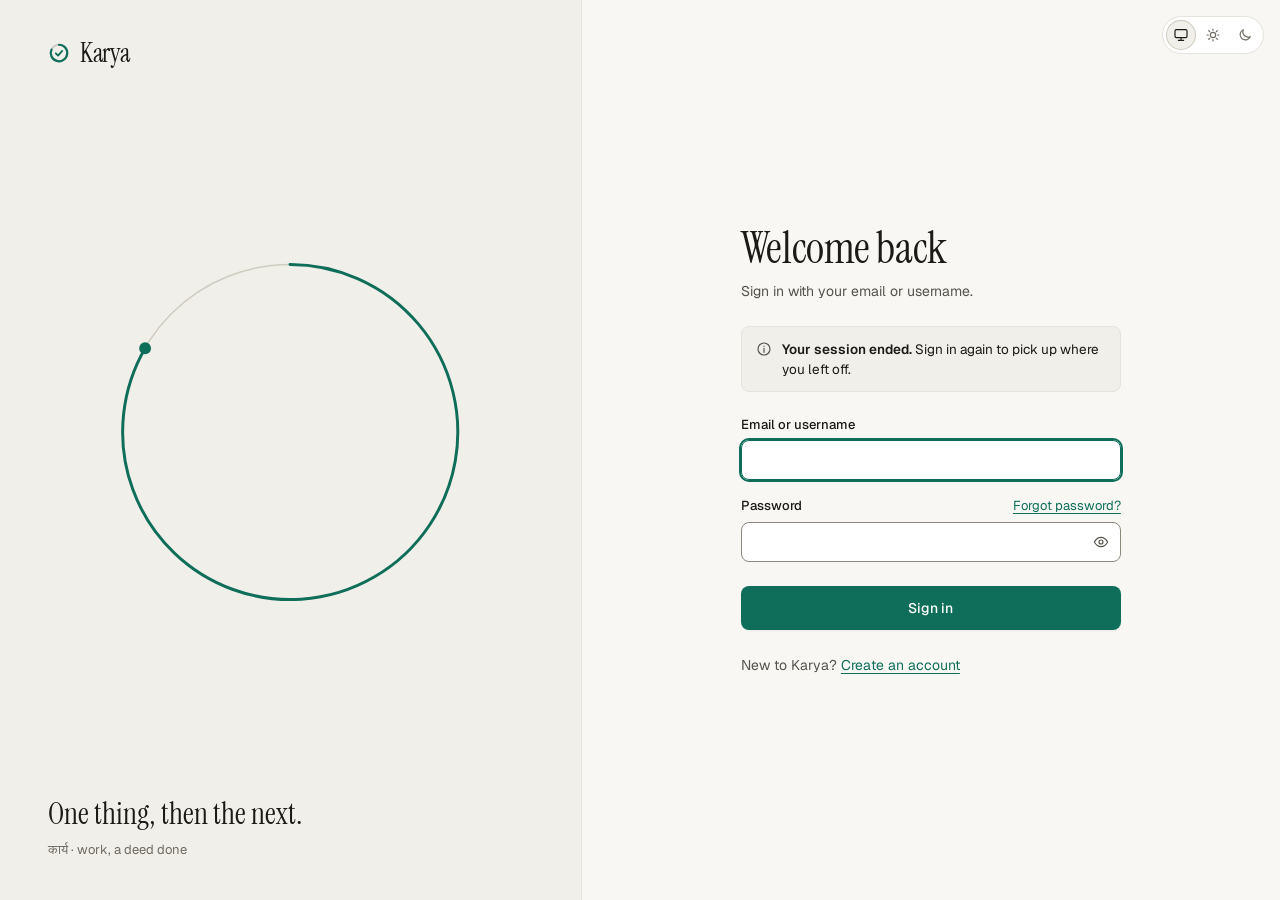
<file: frontend/index.html>
<!doctype html>
<html lang="en">
<head>
<meta charset="utf-8">
<meta name="viewport" content="width=device-width, initial-scale=1">
<title>Tasks · Karya</title>
<script src="js/theme-init.js"></script>
<link rel="preconnect" href="https://fonts.googleapis.com">
<link href="https://fonts.googleapis.com/css2?family=Geist:wght@400;500;600&family=Instrument+Serif&display=swap" rel="stylesheet">
<link rel="stylesheet" href="css/tokens.css">
<link rel="stylesheet" href="css/components.css">
<link rel="stylesheet" href="css/pages.css">
</head>
<body class="has-fab">
<a class="skip" href="#list-area">Skip to tasks</a>
<div class="app">
  <header class="appbar">
    <a class="brand" href="index.html" aria-label="Karya home"><svg viewBox="0 0 24 24" fill="none" aria-hidden="true"><circle cx="12" cy="12" r="9" stroke="currentColor" stroke-opacity=".18" stroke-width="2"/><path d="M12 3a9 9 0 1 1-8.2 5.3" stroke="var(--accent)" stroke-width="2.4" stroke-linecap="round"/><path d="M8.5 12.3l2.5 2.5 4.5-5" stroke="var(--accent)" stroke-width="2" stroke-linecap="round" stroke-linejoin="round"/></svg>Karya</a>
    <div class="acct-menu">
      <button class="acct" id="acctBtn" aria-haspopup="menu" aria-expanded="false" aria-label="Account menu">
        <span class="avatar"><svg class="i" viewBox="0 0 24 24" aria-hidden="true"><circle cx="12" cy="8" r="4"/><path d="M4 21c0-4 4-6 8-6s8 2 8 6"/></svg></span>
        <span class="acct-name" id="acctName"></span>
        <svg class="i i-chev" viewBox="0 0 24 24" aria-hidden="true"><path d="m6 9 6 6 6-6"/></svg>
      </button>
      <div class="popover" id="acctPop" role="menu" hidden>
        <p class="menu-label" id="themeLbl">Theme</p>
        <div id="themeItems" role="group" aria-labelledby="themeLbl"></div>
        <div class="menu-sep"></div>
        <button class="menu-item" role="menuitem" id="openAccount"><svg class="i" viewBox="0 0 24 24" aria-hidden="true"><circle cx="12" cy="8" r="4"/><path d="M4 21c0-4 4-6 8-6s8 2 8 6"/></svg>Account</button>
        <div class="menu-sep"></div>
        <button class="menu-item" role="menuitem" id="signOut"><svg class="i" viewBox="0 0 24 24" aria-hidden="true"><path d="M9 4H5v16h4M16 8l4 4-4 4M20 12H9"/></svg>Sign out</button>
      </div>
    </div>
  </header>

  <main class="wrap" id="main">
    <div class="page-head">
      <div>
        <p class="eyebrow" id="today"></p>
        <h1 class="t-h1">Tasks</h1>
        <p class="summary" id="summary" aria-live="polite"></p>
      </div>
      <button class="btn btn-primary btn-new" id="newBtn" type="button"><svg class="i" viewBox="0 0 24 24" aria-hidden="true"><path d="M12 5v14M5 12h14"/></svg>New task</button>
    </div>

    <div class="toolbar" role="search">
      <div class="search">
        <svg class="i" viewBox="0 0 24 24" aria-hidden="true"><circle cx="11" cy="11" r="7"/><path d="m20 20-3.5-3.5"/></svg>
        <label class="sr-only" for="q">Search task titles</label>
        <input id="q" class="input" type="search" placeholder="Search task titles" autocomplete="off">
        <button class="btn btn-ghost btn-icon input-end" id="clearQ" type="button" aria-label="Clear search" hidden><svg class="i" viewBox="0 0 24 24" aria-hidden="true"><path d="M6 6l12 12M18 6L6 18"/></svg></button>
      </div>
      <div class="menu">
        <button class="btn btn-secondary" id="sortBtn" type="button" aria-haspopup="menu" aria-expanded="false"><span class="faint">Sort</span> <span id="sortLabel">Newest first</span><svg class="i" viewBox="0 0 24 24" aria-hidden="true"><path d="m6 9 6 6 6-6"/></svg></button>
        <div class="popover" id="sortPop" role="menu" hidden>
          <p class="menu-label">Created</p>
          <button class="menu-item" role="menuitemradio" aria-checked="true" data-sort="newest">Newest first<svg class="i tick" viewBox="0 0 24 24" aria-hidden="true"><path d="M5 12.5l4.5 4.5L19 7.5"/></svg></button>
          <button class="menu-item" role="menuitemradio" aria-checked="false" data-sort="oldest">Oldest first<svg class="i tick" viewBox="0 0 24 24" aria-hidden="true"><path d="M5 12.5l4.5 4.5L19 7.5"/></svg></button>
          <div class="menu-sep"></div>
          <p class="menu-label">Priority</p>
          <button class="menu-item" role="menuitemradio" aria-checked="false" data-sort="urgent">Most urgent first<svg class="i tick" viewBox="0 0 24 24" aria-hidden="true"><path d="M5 12.5l4.5 4.5L19 7.5"/></svg></button>
          <button class="menu-item" role="menuitemradio" aria-checked="false" data-sort="least">Least urgent first<svg class="i tick" viewBox="0 0 24 24" aria-hidden="true"><path d="M5 12.5l4.5 4.5L19 7.5"/></svg></button>
        </div>
      </div>
    </div>

    <div class="filters">
      <div class="seg" role="radiogroup" aria-label="Status" id="statusSeg">
        <label><input type="radio" name="status" value="all" checked><span>All</span></label>
        <label><input type="radio" name="status" value="open"><span>Open</span></label>
        <label><input type="radio" name="status" value="done"><span>Done</span></label>
      </div>
      <span class="lbl" id="prio-l">Priority</span>
      <div class="chips" role="group" aria-labelledby="prio-l" id="prioChips">
        <button class="chip" type="button" data-prio="" aria-pressed="true">All</button>
        <button class="chip" type="button" data-prio="urgent" aria-pressed="false"><span class="bars b3" aria-hidden="true"><i></i><i></i><i></i></span>Urgent</button>
        <button class="chip" type="button" data-prio="important" aria-pressed="false"><span class="bars b2" aria-hidden="true"><i></i><i></i><i></i></span>Important</button>
        <button class="chip" type="button" data-prio="normal" aria-pressed="false"><span class="bars b1" aria-hidden="true"><i></i><i></i><i></i></span>Normal</button>
      </div>
    </div>

    <div class="list-area" id="list-area" tabindex="-1"></div>

    <nav class="pager" aria-label="Pagination" id="pager" hidden>
      <span class="num" id="range"></span>
      <div class="btns">
        <button class="btn btn-secondary btn-sm" id="prev" type="button"><svg class="i" viewBox="0 0 24 24" aria-hidden="true"><path d="m15 6-6 6 6 6"/></svg>Previous</button>
        <button class="btn btn-secondary btn-sm" id="next" type="button">Next<svg class="i" viewBox="0 0 24 24" aria-hidden="true"><path d="m9 6 6 6-6 6"/></svg></button>
      </div>
    </nav>
  </main>
  <button class="btn btn-primary fab" id="fab" type="button"><svg class="i" viewBox="0 0 24 24" aria-hidden="true"><path d="M12 5v14M5 12h14"/></svg>New task</button>
</div>
<p class="sr-status" id="srStatus" role="status" aria-live="polite"></p>

<!-- create / edit -->
<dialog class="dialog" id="taskDialog" aria-labelledby="taskTitle">
  <div class="grab"></div>
  <div class="dialog-head"><h2 class="dialog-title" id="taskTitle">New task</h2><button class="btn btn-ghost btn-icon" type="button" id="taskClose" aria-label="Close"><svg class="i" viewBox="0 0 24 24" aria-hidden="true"><path d="M6 6l12 12M18 6L6 18"/></svg></button></div>
  <form class="dialog-body" id="taskForm" novalidate>
    <div id="taskBanner"></div>
    <div class="field"><label class="label" for="tTitle">Title</label><input id="tTitle" class="input" type="text" placeholder="What needs doing?" autocomplete="off"></div>
    <div class="field"><label class="label" for="tDesc">Description <span class="opt">optional</span></label><textarea id="tDesc" class="textarea" placeholder="Add detail, links or context"></textarea></div>
    <div class="field"><span class="label" id="tPrioL">Priority</span>
      <div class="seg seg-block" role="radiogroup" aria-labelledby="tPrioL">
        <label><input type="radio" name="priority" value="normal" checked><span><span class="bars b1" aria-hidden="true"><i></i><i></i><i></i></span>Normal</span></label>
        <label><input type="radio" name="priority" value="important"><span><span class="bars b2" aria-hidden="true"><i></i><i></i><i></i></span>Important</span></label>
        <label><input type="radio" name="priority" value="urgent"><span><span class="bars b3" aria-hidden="true"><i></i><i></i><i></i></span>Urgent</span></label>
      </div></div>
    <div style="display: flex; align-items: flex-end; justify-content: space-between; gap: 16px; flex-wrap: wrap">
      <div class="field" style="width: 220px; max-width: 100%"><label class="label" for="tDue">Due date <span class="opt">optional</span></label><input id="tDue" class="input num" type="date"></div>
      <label id="tDoneWrap" style="display: flex; align-items: center; gap: 10px; min-height: 40px; font-size: 14px; cursor: pointer" hidden><span class="check"><input class="check-input" type="checkbox" id="tDone"><span class="check-box"><svg viewBox="0 0 24 24"><path d="M5 12.5l4.5 4.5L19 7.5" pathLength="16"/></svg></span></span>Completed</label>
    </div>
  </form>
  <div class="dialog-foot">
    <button class="btn btn-danger-ghost left" type="button" id="tDelete" hidden><svg class="i" viewBox="0 0 24 24" aria-hidden="true"><path d="M4 7h16M10 11v6M14 11v6M6 7l1 13h10l1-13M9 7V4h6v3"/></svg>Delete</button>
    <button class="btn btn-secondary" type="button" id="tCancel">Cancel</button>
    <button class="btn btn-primary" type="submit" id="tSave" form="taskForm">Create task</button>
  </div>
</dialog>

<!-- delete confirmation -->
<dialog class="dialog dialog-sm" id="delDialog" aria-labelledby="delTitle" aria-describedby="delMsg">
  <div class="grab"></div>
  <div class="dialog-head"><h2 class="dialog-title" id="delTitle">Delete this task?</h2></div>
  <div class="dialog-body"><div id="delBanner"></div><p class="muted" id="delMsg"></p></div>
  <div class="dialog-foot"><button class="btn btn-secondary" type="button" id="delCancel" autofocus>Cancel</button><button class="btn btn-danger" type="button" id="delConfirm">Delete task</button></div>
</dialog>

<!-- account -->
<dialog class="drawer" id="acctDrawer" aria-labelledby="acTitle">
  <div style="display: flex; flex-direction: column; width: 100%; height: 100%">
    <div class="drawer-head">
      <h2 class="dialog-title" id="acTitle">Account</h2>
      <button class="btn btn-ghost btn-icon" type="button" id="acClose" aria-label="Close account panel"><svg class="i" viewBox="0 0 24 24" aria-hidden="true"><path d="M6 6l12 12M18 6L6 18"/></svg></button>
    </div>
    <div class="drawer-body">
      <div style="display: flex; align-items: center; gap: 14px">
        <span class="avatar" style="width: 52px; height: 52px"><svg class="i i-lg" viewBox="0 0 24 24" aria-hidden="true"><circle cx="12" cy="8" r="4"/><path d="M4 21c0-4 4-6 8-6s8 2 8 6"/></svg></span>
        <div class="acct-id"><p class="acct-user" id="acUser"></p><p class="acct-mail" id="acMail"></p></div>
      </div>
    </div>
    <div class="drawer-foot"><button class="btn btn-secondary btn-block" type="button" id="acSignOut"><svg class="i" viewBox="0 0 24 24" aria-hidden="true"><path d="M9 4H5v16h4M16 8l4 4-4 4M20 12H9"/></svg>Sign out</button></div>
  </div>
</dialog>

<script type="module" src="js/tasks.js"></script>
</body>
</html>
</file>
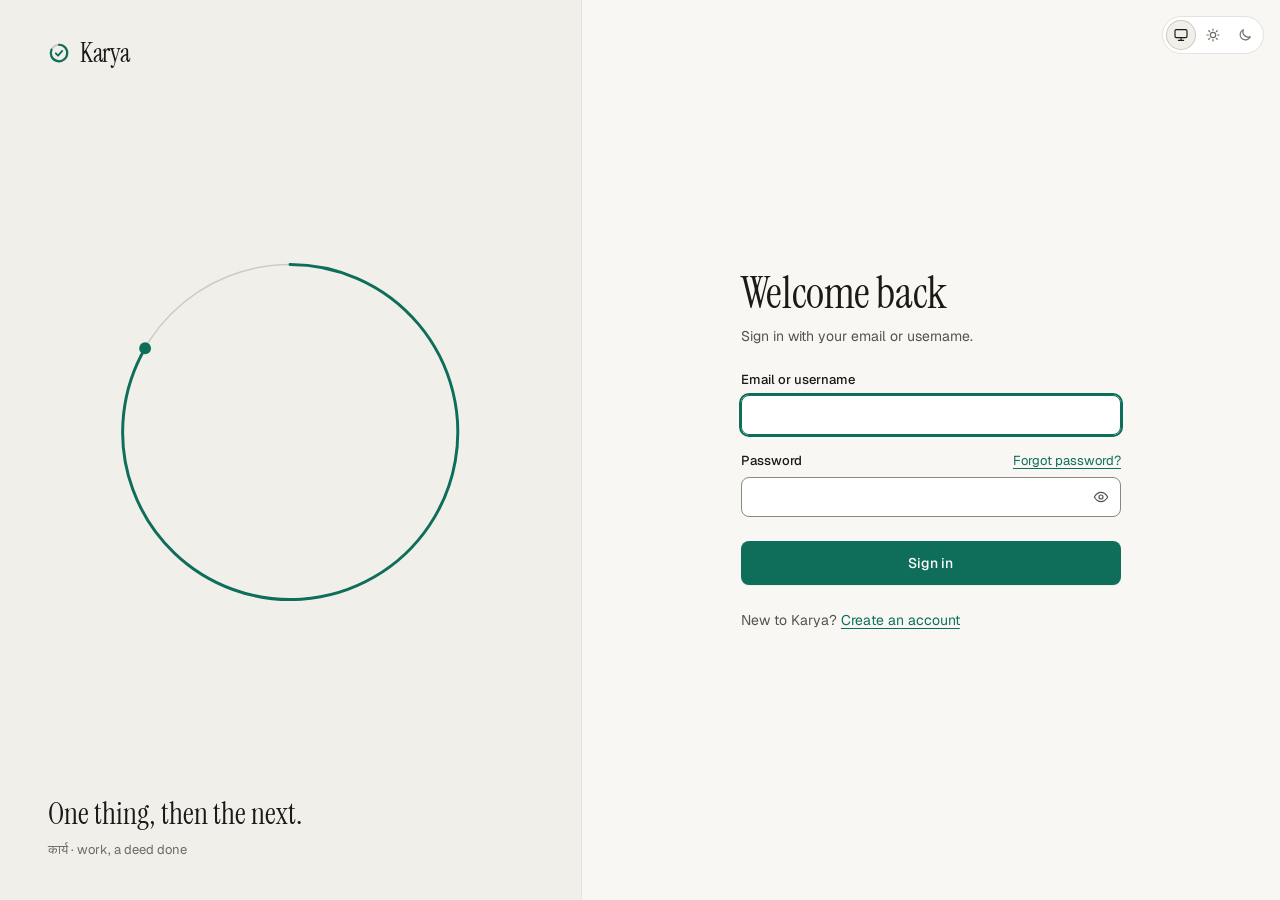
<file: frontend/login.html>
<!doctype html>
<html lang="en">
<head>
<meta charset="utf-8">
<meta name="viewport" content="width=device-width, initial-scale=1">
<title>Sign in · Karya</title>
<script src="js/theme-init.js"></script>
<link rel="preconnect" href="https://fonts.googleapis.com">
<link href="https://fonts.googleapis.com/css2?family=Geist:wght@400;500;600&family=Instrument+Serif&display=swap" rel="stylesheet">
<link rel="stylesheet" href="css/tokens.css">
<link rel="stylesheet" href="css/components.css">
<link rel="stylesheet" href="css/pages.css">
</head>
<body>
<div class="auth">
  <aside class="auth-aside">
    <a class="brand" href="login.html" aria-label="Karya"><svg viewBox="0 0 24 24" fill="none" aria-hidden="true"><circle cx="12" cy="12" r="9" stroke="currentColor" stroke-opacity=".18" stroke-width="2"/><path d="M12 3a9 9 0 1 1-8.2 5.3" stroke="var(--accent)" stroke-width="2.4" stroke-linecap="round"/><path d="M8.5 12.3l2.5 2.5 4.5-5" stroke="var(--accent)" stroke-width="2" stroke-linecap="round" stroke-linejoin="round"/></svg>Karya</a>
    <svg class="art" viewBox="0 0 420 420" fill="none" aria-hidden="true"><circle cx="210" cy="210" r="170" stroke="var(--line-strong)" stroke-width="1.5"/><path d="M210 40a170 170 0 1 1-147 85" stroke="var(--accent)" stroke-width="3" stroke-linecap="round"/><circle cx="63" cy="125" r="6" fill="var(--accent)"/></svg>
    <p class="cap">One thing, then the next.<small>कार्य · work, a deed done</small></p>
  </aside>
  <main class="auth-main">
    <div class="theme-slot" data-theme-slot></div>
    <div class="auth-card">
      <div class="auth-head">
        <a class="brand m-brand" href="login.html">Karya</a>
        <h1 class="t-display">Welcome back</h1>
        <p class="muted">Sign in with your email or username.</p>
      </div>
      <div id="banner"></div>
      <form id="form" novalidate>
        <div class="field"><label class="label" for="identifier">Email or username</label><input id="identifier" class="input" type="text" autocomplete="username" maxlength="255" autofocus></div>
        <div class="field">
          <div class="label-row"><label class="label" for="password">Password</label><a class="t-small" href="reset.html" id="forgot">Forgot password?</a></div>
          <div class="input-wrap">
            <input id="password" class="input" type="password" autocomplete="current-password" maxlength="128">
            <button type="button" id="toggle" class="btn btn-ghost btn-icon input-end" aria-label="Show password"></button>
          </div>
        </div>
        <button type="submit" id="submit" class="btn btn-primary btn-lg btn-block" style="margin-top: 8px">Sign in</button>
      </form>
      <p class="auth-foot">New to Karya? <a href="register.html">Create an account</a></p>
    </div>
  </main>
</div>
<script type="module" src="js/login.js"></script>
</body>
</html>
</file>
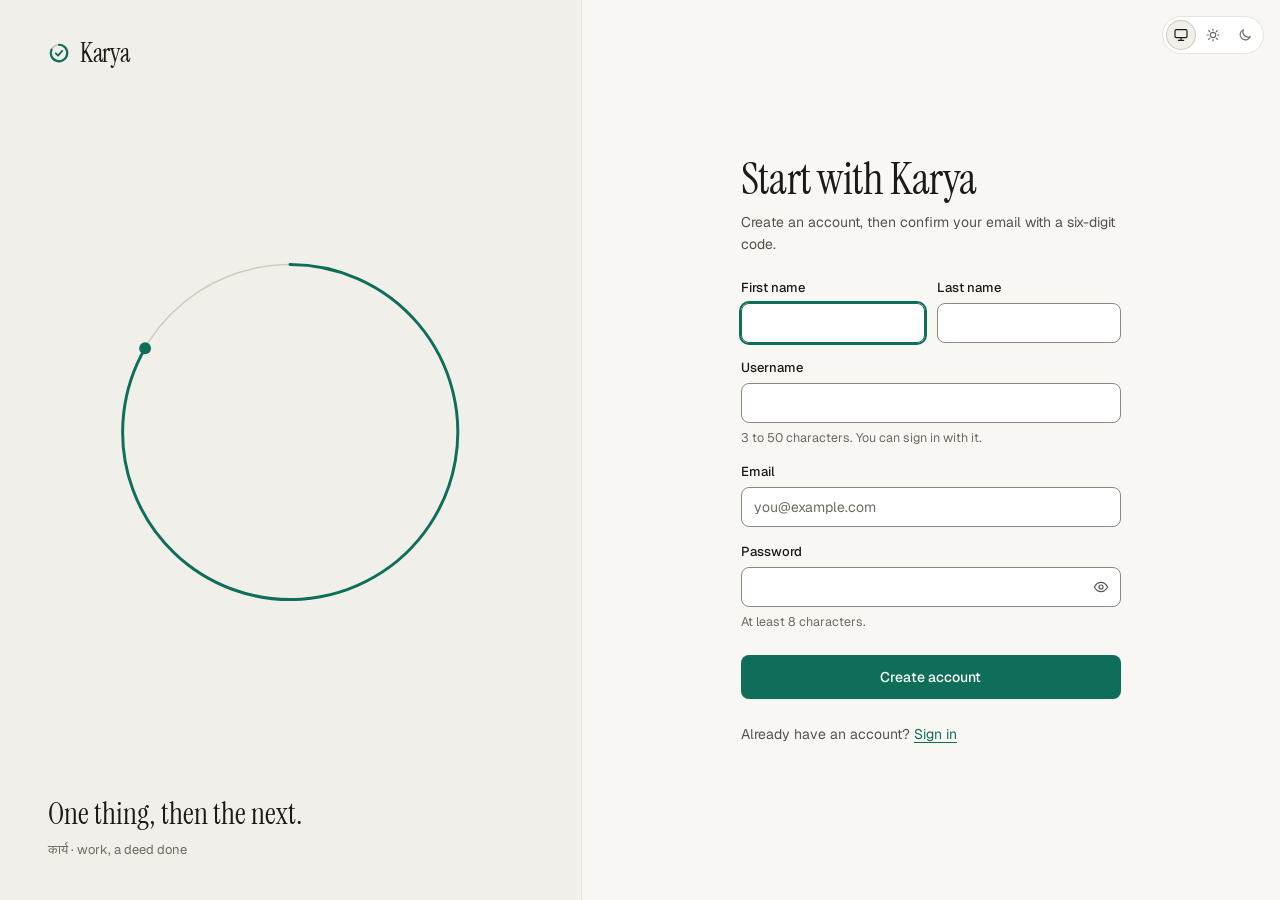
<file: frontend/register.html>
<!doctype html>
<html lang="en">
<head>
<meta charset="utf-8">
<meta name="viewport" content="width=device-width, initial-scale=1">
<title>Create account · Karya</title>
<script src="js/theme-init.js"></script>
<link rel="preconnect" href="https://fonts.googleapis.com">
<link href="https://fonts.googleapis.com/css2?family=Geist:wght@400;500;600&family=Instrument+Serif&display=swap" rel="stylesheet">
<link rel="stylesheet" href="css/tokens.css">
<link rel="stylesheet" href="css/components.css">
<link rel="stylesheet" href="css/pages.css">
</head>
<body>
<div class="auth">
  <aside class="auth-aside">
    <a class="brand" href="login.html" aria-label="Karya"><svg viewBox="0 0 24 24" fill="none" aria-hidden="true"><circle cx="12" cy="12" r="9" stroke="currentColor" stroke-opacity=".18" stroke-width="2"/><path d="M12 3a9 9 0 1 1-8.2 5.3" stroke="var(--accent)" stroke-width="2.4" stroke-linecap="round"/><path d="M8.5 12.3l2.5 2.5 4.5-5" stroke="var(--accent)" stroke-width="2" stroke-linecap="round" stroke-linejoin="round"/></svg>Karya</a>
    <svg class="art" viewBox="0 0 420 420" fill="none" aria-hidden="true"><circle cx="210" cy="210" r="170" stroke="var(--line-strong)" stroke-width="1.5"/><path d="M210 40a170 170 0 1 1-147 85" stroke="var(--accent)" stroke-width="3" stroke-linecap="round"/><circle cx="63" cy="125" r="6" fill="var(--accent)"/></svg>
    <p class="cap">One thing, then the next.<small>कार्य · work, a deed done</small></p>
  </aside>
  <main class="auth-main">
    <div class="theme-slot" data-theme-slot></div>
    <div class="auth-card">
      <div class="auth-head">
        <a class="brand m-brand" href="login.html">Karya</a>
        <h1 class="t-display">Start with Karya</h1>
        <p class="muted">Create an account, then confirm your email with a six-digit code.</p>
      </div>
      <div id="banner"></div>
      <form id="form" novalidate>
        <div class="grid-2">
          <div class="field"><label class="label" for="first_name">First name</label><input id="first_name" class="input" type="text" autocomplete="given-name" maxlength="100" autofocus></div>
          <div class="field"><label class="label" for="last_name">Last name</label><input id="last_name" class="input" type="text" autocomplete="family-name" maxlength="100"></div>
        </div>
        <div class="field">
          <label class="label" for="username">Username</label>
          <input id="username" class="input" type="text" autocomplete="username" maxlength="50" aria-describedby="username-h">
          <p class="hint" id="username-h">3 to 50 characters. You can sign in with it.</p>
        </div>
        <div class="field"><label class="label" for="email">Email</label><input id="email" class="input" type="email" autocomplete="email" placeholder="you@example.com" maxlength="255"></div>
        <div class="field">
          <label class="label" for="password">Password</label>
          <div class="input-wrap">
            <input id="password" class="input" type="password" autocomplete="new-password" maxlength="128" aria-describedby="password-h">
            <button type="button" id="toggle" class="btn btn-ghost btn-icon input-end" aria-label="Show password"></button>
          </div>
          <p class="hint" id="password-h">At least 8 characters.</p>
        </div>
        <button type="submit" id="submit" class="btn btn-primary btn-lg btn-block" style="margin-top: 8px">Create account</button>
      </form>
      <p class="auth-foot">Already have an account? <a href="login.html">Sign in</a></p>
    </div>
  </main>
</div>
<script type="module" src="js/register.js"></script>
</body>
</html>
</file>
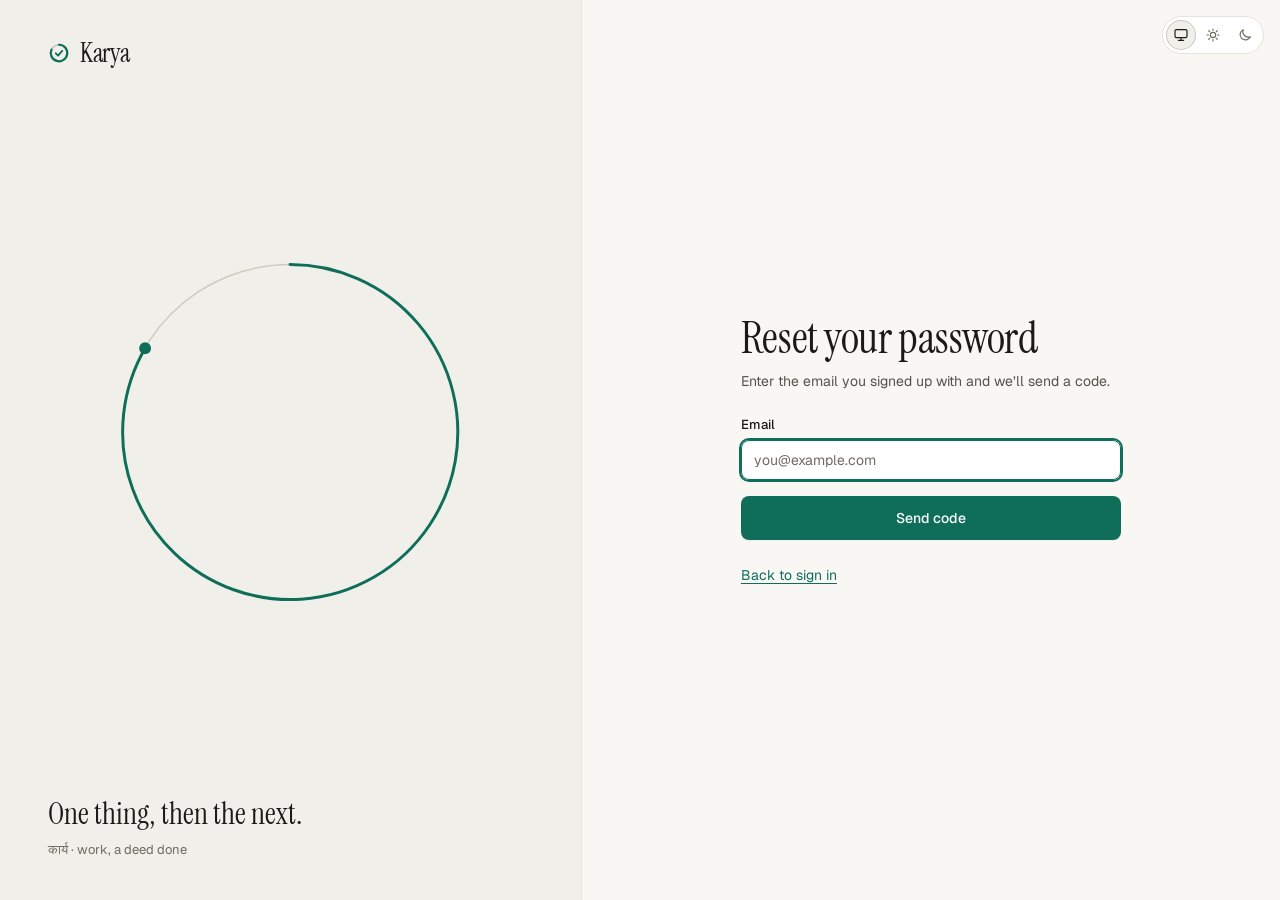
<file: frontend/reset.html>
<!doctype html>
<html lang="en">
<head>
<meta charset="utf-8">
<meta name="viewport" content="width=device-width, initial-scale=1">
<title>Reset password · Karya</title>
<script src="js/theme-init.js"></script>
<link rel="preconnect" href="https://fonts.googleapis.com">
<link href="https://fonts.googleapis.com/css2?family=Geist:wght@400;500;600&family=Instrument+Serif&display=swap" rel="stylesheet">
<link rel="stylesheet" href="css/tokens.css">
<link rel="stylesheet" href="css/components.css">
<link rel="stylesheet" href="css/pages.css">
</head>
<body>
<div class="auth">
  <aside class="auth-aside">
    <a class="brand" href="login.html" aria-label="Karya"><svg viewBox="0 0 24 24" fill="none" aria-hidden="true"><circle cx="12" cy="12" r="9" stroke="currentColor" stroke-opacity=".18" stroke-width="2"/><path d="M12 3a9 9 0 1 1-8.2 5.3" stroke="var(--accent)" stroke-width="2.4" stroke-linecap="round"/><path d="M8.5 12.3l2.5 2.5 4.5-5" stroke="var(--accent)" stroke-width="2" stroke-linecap="round" stroke-linejoin="round"/></svg>Karya</a>
    <svg class="art" viewBox="0 0 420 420" fill="none" aria-hidden="true"><circle cx="210" cy="210" r="170" stroke="var(--line-strong)" stroke-width="1.5"/><path d="M210 40a170 170 0 1 1-147 85" stroke="var(--accent)" stroke-width="3" stroke-linecap="round"/><circle cx="63" cy="125" r="6" fill="var(--accent)"/></svg>
    <p class="cap">One thing, then the next.<small>कार्य · work, a deed done</small></p>
  </aside>
  <main class="auth-main">
    <div class="theme-slot" data-theme-slot></div>
    <div class="auth-card">
      <div class="auth-head">
        <a class="brand m-brand" href="login.html">Karya</a>
        <h1 class="t-display" id="title">Reset your password</h1>
        <p class="muted" id="lede">Enter the email you signed up with and we’ll send a code.</p>
      </div>
      <div id="banner"></div>

      <form id="emailForm" novalidate>
        <div class="field"><label class="label" for="email">Email</label><input id="email" class="input" type="email" autocomplete="email" placeholder="you@example.com" maxlength="255" autofocus></div>
        <button type="submit" id="emailSubmit" class="btn btn-primary btn-lg btn-block">Send code</button>
      </form>

      <form id="codeForm" novalidate hidden style="gap: 20px">
        <fieldset class="otp-set">
          <legend class="label" style="padding: 0; margin-bottom: 8px">Reset code</legend>
          <div class="otp" id="otp">
            <input class="otp-cell" inputmode="numeric" autocomplete="one-time-code" aria-label="Digit 1">
            <input class="otp-cell" inputmode="numeric" aria-label="Digit 2">
            <input class="otp-cell" inputmode="numeric" aria-label="Digit 3">
            <input class="otp-cell" inputmode="numeric" aria-label="Digit 4">
            <input class="otp-cell" inputmode="numeric" aria-label="Digit 5">
            <input class="otp-cell" inputmode="numeric" aria-label="Digit 6">
          </div>
          <div id="cellErr" aria-live="assertive"></div>
        </fieldset>
        <button type="submit" id="primary" class="btn btn-primary btn-lg btn-block" aria-disabled="true">Continue</button>
      </form>

      <form id="pwForm" novalidate hidden>
        <div class="field">
          <label class="label" for="newPw">New password</label>
          <div class="input-wrap">
            <input id="newPw" class="input" type="password" autocomplete="new-password" maxlength="128">
            <button type="button" id="toggle" class="btn btn-ghost btn-icon input-end" aria-label="Show password"></button>
          </div>
          <p class="hint">At least 8 characters.</p>
        </div>
        <button type="submit" id="pwSubmit" class="btn btn-primary btn-lg btn-block">Update password</button>
      </form>

      <div class="resend" id="foot" hidden>
        <div id="limitNote"></div>
        <p class="t-small muted" id="resendLine">Didn’t get it? <button type="button" id="resendBtn" class="link-btn">Resend code</button><span id="resendWait" hidden> in <span class="num" id="resendTime" style="color: var(--text); font-weight: 500"></span></span></p>
        <p class="t-small muted">Wrong address? <a href="reset.html">Start over</a></p>
        <span class="sr-only" id="timerSr" aria-live="polite"></span>
      </div>

      <p class="auth-foot" id="backFoot"><a href="login.html">Back to sign in</a></p>
    </div>
  </main>
</div>
<script type="module" src="js/reset.js"></script>
</body>
</html>
</file>
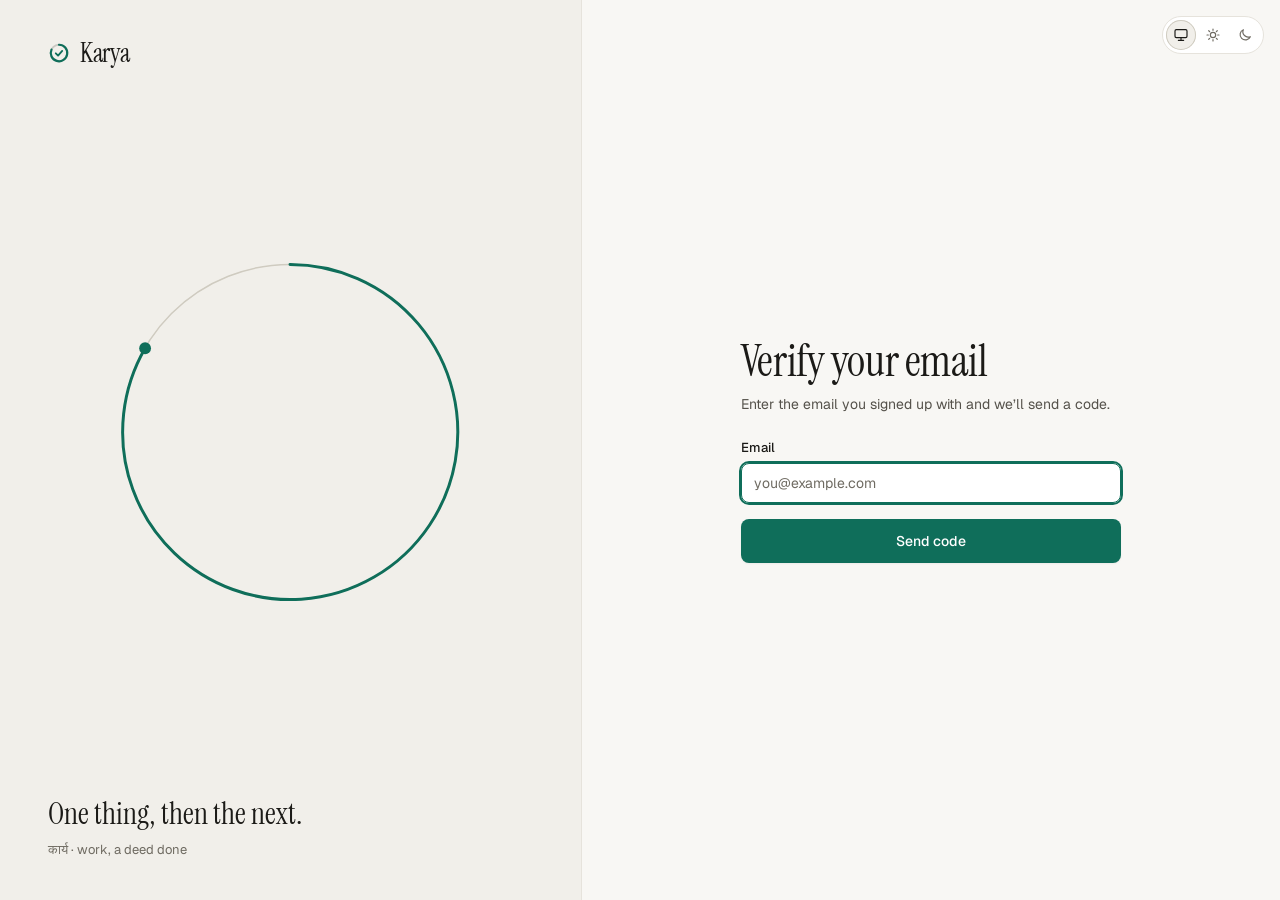
<file: frontend/verify.html>
<!doctype html>
<html lang="en">
<head>
<meta charset="utf-8">
<meta name="viewport" content="width=device-width, initial-scale=1">
<title>Verify email · Karya</title>
<script src="js/theme-init.js"></script>
<link rel="preconnect" href="https://fonts.googleapis.com">
<link href="https://fonts.googleapis.com/css2?family=Geist:wght@400;500;600&family=Instrument+Serif&display=swap" rel="stylesheet">
<link rel="stylesheet" href="css/tokens.css">
<link rel="stylesheet" href="css/components.css">
<link rel="stylesheet" href="css/pages.css">
</head>
<body>
<div class="auth">
  <aside class="auth-aside">
    <a class="brand" href="login.html" aria-label="Karya"><svg viewBox="0 0 24 24" fill="none" aria-hidden="true"><circle cx="12" cy="12" r="9" stroke="currentColor" stroke-opacity=".18" stroke-width="2"/><path d="M12 3a9 9 0 1 1-8.2 5.3" stroke="var(--accent)" stroke-width="2.4" stroke-linecap="round"/><path d="M8.5 12.3l2.5 2.5 4.5-5" stroke="var(--accent)" stroke-width="2" stroke-linecap="round" stroke-linejoin="round"/></svg>Karya</a>
    <svg class="art" viewBox="0 0 420 420" fill="none" aria-hidden="true"><circle cx="210" cy="210" r="170" stroke="var(--line-strong)" stroke-width="1.5"/><path d="M210 40a170 170 0 1 1-147 85" stroke="var(--accent)" stroke-width="3" stroke-linecap="round"/><circle cx="63" cy="125" r="6" fill="var(--accent)"/></svg>
    <p class="cap">One thing, then the next.<small>कार्य · work, a deed done</small></p>
  </aside>
  <main class="auth-main">
    <div class="theme-slot" data-theme-slot></div>
    <div class="auth-card">
      <div class="auth-head">
        <a class="brand m-brand" href="login.html">Karya</a>
        <h1 class="t-display" id="title">Check your email</h1>
        <p class="muted" id="lede"></p>
      </div>
      <div id="banner"></div>

      <form id="emailForm" novalidate hidden>
        <div class="field"><label class="label" for="email">Email</label><input id="email" class="input" type="email" autocomplete="email" placeholder="you@example.com" maxlength="255"></div>
        <button type="submit" id="emailSubmit" class="btn btn-primary btn-lg btn-block">Send code</button>
      </form>

      <form id="codeForm" novalidate hidden style="gap: 20px">
        <fieldset class="otp-set">
          <legend class="label" style="padding: 0; margin-bottom: 8px">Verification code</legend>
          <div class="otp" id="otp">
            <input class="otp-cell" inputmode="numeric" autocomplete="one-time-code" aria-label="Digit 1">
            <input class="otp-cell" inputmode="numeric" aria-label="Digit 2">
            <input class="otp-cell" inputmode="numeric" aria-label="Digit 3">
            <input class="otp-cell" inputmode="numeric" aria-label="Digit 4">
            <input class="otp-cell" inputmode="numeric" aria-label="Digit 5">
            <input class="otp-cell" inputmode="numeric" aria-label="Digit 6">
          </div>
          <div id="cellErr" aria-live="assertive"></div>
        </fieldset>
        <button type="submit" id="primary" class="btn btn-primary btn-lg btn-block" aria-disabled="true">Verify email</button>
      </form>

      <div class="resend" id="foot" hidden>
        <div id="limitNote"></div>
        <p class="t-small muted" id="resendLine">Didn’t get it? <button type="button" id="resendBtn" class="link-btn">Resend code</button><span id="resendWait" hidden> in <span class="num" id="resendTime" style="color: var(--text); font-weight: 500"></span></span></p>
        <p class="t-small muted">Wrong address? <a href="register.html">Back to sign up</a></p>
        <span class="sr-only" id="timerSr" aria-live="polite"></span>
      </div>

      <div id="success" hidden style="display: grid; gap: 16px; justify-items: start">
        <div class="ok-ring"><svg class="i" viewBox="0 0 24 24" aria-hidden="true"><path d="M5 12.5l4.5 4.5L19 7.5"/></svg></div>
        <p class="muted" id="successMsg">Your account is ready. Sign in to start.</p>
        <a class="btn btn-primary btn-lg btn-block" id="toLogin" href="login.html">Continue to sign in</a>
      </div>
    </div>
  </main>
</div>
<script type="module" src="js/verify.js"></script>
</body>
</html>
</file>
<file: frontend/css/tokens.css>
/* Karya design system — tokens + components. Plain CSS, no build step. */
:root{
  --bg:#F8F7F4; --surface:#FFFFFF; --sunken:#F1EFEA; --hover:#F5F3EF;
  --line:#E6E3DC; --line-strong:#CFCBC0; --control:#8C887C;
  --text:#1B1A17; --text-2:#55524B; --text-3:#6F6B62;
  --accent:#0F6E5A; --accent-hover:#0B5848; --accent-press:#094A3C;
  --accent-soft:#E4F2ED; --accent-line:#B5D8CC; --on-accent:#FFFFFF;
  --danger:#B3321D; --danger-hover:#962A18; --danger-soft:#FBEBE6; --danger-line:#EDC3B8;
  --warn:#855400; --warn-soft:#FAF0D8; --warn-line:#E8D29A;
  --inverse:#1B1A17; --on-inverse:#F8F7F4; --toast-ok:#7FD3BA; --toast-err:#F4A08C;
  --scrim:rgba(27,26,23,.40);
  --font:"Geist",ui-sans-serif,system-ui,-apple-system,"Segoe UI",sans-serif;
  --serif:"Instrument Serif",Georgia,"Times New Roman",serif;
  --sp-1:4px;--sp-2:8px;--sp-3:12px;--sp-4:16px;--sp-5:20px;--sp-6:24px;--sp-8:32px;--sp-10:40px;--sp-14:56px;--sp-18:72px;
  --r-xs:4px;--r-sm:6px;--r-md:8px;--r-lg:12px;--r-xl:16px;--r-full:999px;
  --sh-1:0 1px 2px rgba(27,26,23,.05);
  --sh-2:0 8px 24px rgba(27,26,23,.08),0 1px 2px rgba(27,26,23,.06);
  --sh-3:0 24px 64px rgba(27,26,23,.16),0 2px 6px rgba(27,26,23,.06);
  --ease:cubic-bezier(.2,.7,.2,1); --ease-in:cubic-bezier(.4,0,1,1);
  color-scheme:light;
  --d1:120ms; --d2:200ms; --d3:280ms;
}
[data-theme="dark"]{
  color-scheme:dark;
  --bg:#131312; --surface:#1B1B19; --sunken:#222220; --hover:#1F1F1D;
  --line:#2E2D2A; --line-strong:#44423D; --control:#77736A;
  --text:#EDEBE5; --text-2:#B8B4AA; --text-3:#928E84;
  --accent:#4CC3A5; --accent-hover:#6ED3B9; --accent-press:#8BDFCB;
  --accent-soft:#16302A; --accent-line:#245044; --on-accent:#06251D;
  --danger:#F08A74; --danger-hover:#F5A592; --danger-soft:#3A1D17; --danger-line:#6A3226;
  --warn:#E8B857; --warn-soft:#33290F; --warn-line:#5E4A1A;
  --inverse:#EDEBE5; --on-inverse:#1B1A17; --toast-ok:#0F6E5A; --toast-err:#B3321D;
  --scrim:rgba(0,0,0,.6);
}
@media (prefers-color-scheme:dark){:root:not([data-theme="light"]){
  color-scheme:dark;
  --bg:#131312; --surface:#1B1B19; --sunken:#222220; --hover:#1F1F1D;
  --line:#2E2D2A; --line-strong:#44423D; --control:#77736A;
  --text:#EDEBE5; --text-2:#B8B4AA; --text-3:#928E84;
  --accent:#4CC3A5; --accent-hover:#6ED3B9; --accent-press:#8BDFCB;
  --accent-soft:#16302A; --accent-line:#245044; --on-accent:#06251D;
  --danger:#F08A74; --danger-hover:#F5A592; --danger-soft:#3A1D17; --danger-line:#6A3226;
  --warn:#E8B857; --warn-soft:#33290F; --warn-line:#5E4A1A;
  --inverse:#EDEBE5; --on-inverse:#1B1A17; --toast-ok:#0F6E5A; --toast-err:#B3321D;
  --scrim:rgba(0,0,0,.6);
}}
</file>
<file: frontend/css/components.css>
*{box-sizing:border-box}
html,body{margin:0}
body{font-family:var(--font);font-size:14px;line-height:22px;color:var(--text);background:var(--bg);-webkit-font-smoothing:antialiased}
h1,h2,h3,h4,p{margin:0}
button,input,textarea,select{font:inherit;color:inherit}
a{color:var(--accent);text-underline-offset:3px}
a:hover{color:var(--accent-hover)}
.num,time{font-variant-numeric:tabular-nums}
.sr-only{position:absolute;width:1px;height:1px;overflow:hidden;clip:rect(0 0 0 0);white-space:nowrap}

/* type scale */
.t-display{font-family:var(--serif);font-size:44px;line-height:48px;font-weight:400;letter-spacing:-.01em}
.t-h1{font-size:30px;line-height:36px;font-weight:600;letter-spacing:-.02em}
.t-h2{font-size:20px;line-height:28px;font-weight:600;letter-spacing:-.01em}
.t-h3{font-size:16px;line-height:24px;font-weight:500}
.t-body{font-size:14px;line-height:22px}
.t-small{font-size:13px;line-height:20px}
.t-cap{font-size:12px;line-height:16px;letter-spacing:.01em}
.muted{color:var(--text-2)} .faint{color:var(--text-3)}

/* focus ring: one rule for everything */
:is(a,button,input,textarea,select,[tabindex]):focus-visible,.is-focus{outline:2px solid var(--accent);outline-offset:2px}

/* icons */
.i{width:16px;height:16px;fill:none;stroke:currentColor;stroke-width:1.75;stroke-linecap:round;stroke-linejoin:round;flex:none}
.i-lg{width:20px;height:20px}

/* buttons */
.btn{display:inline-flex;align-items:center;justify-content:center;gap:8px;height:40px;padding:0 16px;border-radius:var(--r-md);border:1px solid transparent;font-size:14px;line-height:20px;font-weight:500;cursor:pointer;text-decoration:none;white-space:nowrap;transition:background var(--d1) var(--ease),border-color var(--d1) var(--ease),color var(--d1) var(--ease),box-shadow var(--d1) var(--ease)}
.btn-sm{height:32px;padding:0 12px;font-size:13px}
.btn-lg{height:44px}
.btn-block{width:100%}
.btn-primary{background:var(--accent);color:var(--on-accent);box-shadow:var(--sh-1)}
.btn-primary:is(:hover,.is-hover){background:var(--accent-hover);color:var(--on-accent)}
.btn-primary:is(:active,.is-active){background:var(--accent-press)}
.btn-secondary{background:var(--surface);color:var(--text);border-color:var(--line-strong);box-shadow:var(--sh-1)}
.btn-secondary:is(:hover,.is-hover){background:var(--hover);border-color:var(--text-3)}
.btn-secondary:is(:active,.is-active){background:var(--sunken)}
.btn-ghost{background:transparent;color:var(--text-2)}
.btn-ghost:is(:hover,.is-hover){background:var(--sunken);color:var(--text)}
.btn-ghost:is(:active,.is-active){background:var(--line)}
.btn-danger{background:var(--danger);color:#fff;box-shadow:var(--sh-1)}
.btn-danger:is(:hover,.is-hover){background:var(--danger-hover);color:#fff}
.btn-danger-ghost{background:transparent;color:var(--danger);border-color:var(--danger-line)}
.btn-danger-ghost:is(:hover,.is-hover){background:var(--danger-soft)}
.btn-icon{width:32px;height:32px;padding:0}
.btn:is(:disabled,[aria-disabled="true"]),.btn.is-disabled{background:var(--line);color:var(--text-3);border-color:transparent;box-shadow:none;cursor:not-allowed}
.btn.is-loading{cursor:progress;pointer-events:none}
.spin{width:14px;height:14px;border:2px solid currentColor;border-right-color:transparent;border-radius:50%;animation:spin .7s linear infinite;flex:none}
@keyframes spin{to{transform:rotate(360deg)}}
.link-btn{background:none;border:0;padding:0;color:var(--accent);font-weight:500;cursor:pointer;text-decoration:underline;text-underline-offset:3px}
.link-btn:hover{color:var(--accent-hover)}
.link-btn:disabled{color:var(--text-3);cursor:not-allowed;text-decoration:none}

/* fields */
.field{display:grid;gap:6px}
.label{font-size:13px;line-height:18px;font-weight:500;color:var(--text)}
.label .opt{font-weight:400;color:var(--text-3)}
.input,.textarea{width:100%;height:40px;padding:0 12px;background:var(--surface);border:1px solid var(--control);border-radius:var(--r-md);font-size:14px;line-height:20px;color:var(--text);transition:border-color var(--d1) var(--ease),background var(--d1) var(--ease)}
.textarea{height:auto;min-height:88px;padding:10px 12px;resize:vertical;display:block}
.input::placeholder,.textarea::placeholder{color:var(--text-3)}
.input:is(:hover,.is-hover),.textarea:hover{border-color:var(--text-3)}
.input:focus-visible,.textarea:focus-visible,.input.is-focus{border-color:var(--accent);outline-offset:0}
.input.is-error,.textarea.is-error,.input[aria-invalid="true"]{border-color:var(--danger);background:var(--surface)}
.input:disabled,.input.is-disabled{background:var(--sunken);color:var(--text-3);cursor:not-allowed}
.hint{font-size:12.5px;line-height:18px;color:var(--text-3)}
.err{display:flex;align-items:flex-start;gap:6px;font-size:13px;line-height:18px;color:var(--danger)}
.err .i{margin-top:1px}
.input-wrap{position:relative}
.input-wrap .input{padding-right:44px}
.input-end{position:absolute;right:4px;top:4px}
.grid-2{display:grid;grid-template-columns:repeat(2,minmax(0,1fr));gap:12px}

/* banners */
.banner{display:flex;gap:10px;padding:12px 14px;border-radius:var(--r-md);border:1px solid var(--line);background:var(--sunken);color:var(--text);font-size:13.5px;line-height:20px}
.banner .i{margin-top:2px}
.banner b{font-weight:600}
.banner-error{background:var(--danger-soft);border-color:var(--danger-line)}
.banner-error .i{color:var(--danger)}
.banner-warn{background:var(--warn-soft);border-color:var(--warn-line)}
.banner-warn .i{color:var(--warn)}
.banner-ok{background:var(--accent-soft);border-color:var(--accent-line)}
.banner-ok .i{color:var(--accent)}
.banner-info .i{color:var(--text-2)}

/* OTP */
.otp{display:flex;gap:8px}
.otp-cell{width:52px;height:60px;padding:0;text-align:center;font-size:24px;line-height:32px;font-weight:500;font-variant-numeric:tabular-nums;background:var(--surface);border:1px solid var(--control);border-radius:var(--r-md);transition:border-color var(--d1) var(--ease),background var(--d1) var(--ease)}
.otp-cell:nth-child(3){margin-right:8px}
.otp-cell:is(:hover,.is-hover){border-color:var(--text-3)}
.otp-cell:focus-visible,.otp-cell.is-focus{border-color:var(--accent);outline-offset:0}
.otp-cell.is-filled{border-color:var(--text-2)}
.otp-cell.is-error{border-color:var(--danger);background:var(--danger-soft)}
.otp-cell:disabled{background:var(--sunken);color:var(--text-3);cursor:not-allowed}

/* ring checkbox — the signature */
.check{position:relative;display:inline-grid;place-items:center;width:20px;height:20px;flex:none}
.check-input{position:absolute;z-index:1;inset:-12px;width:44px;height:44px;margin:0;opacity:0;cursor:pointer}
.check-box{width:20px;height:20px;border-radius:50%;border:1.5px solid var(--control);background:var(--surface);display:grid;place-items:center;transition:background var(--d2) var(--ease),border-color var(--d2) var(--ease),transform var(--d1) var(--ease)}
.check-box svg{width:12px;height:12px;fill:none;stroke:var(--on-accent);stroke-width:2.6;stroke-linecap:round;stroke-linejoin:round;stroke-dasharray:16;stroke-dashoffset:16;transition:stroke-dashoffset 220ms var(--ease) 60ms}
.check:hover .check-box,.check-box.is-hover{border-color:var(--accent)}
.check-input:active + .check-box{transform:scale(.9)}
.check-input:checked + .check-box,.check-box.is-on{background:var(--accent);border-color:var(--accent)}
.check-input:checked + .check-box svg,.check-box.is-on svg{stroke-dashoffset:0}
.check-input:focus-visible + .check-box{outline:2px solid var(--accent);outline-offset:2px}
.check-input:disabled + .check-box{background:var(--sunken);border-color:var(--line);cursor:not-allowed}

/* segmented control (status filter, priority in dialog) */
.seg{display:inline-flex;gap:2px;padding:2px;background:var(--sunken);border:1px solid var(--line);border-radius:var(--r-md)}
.seg label{position:relative;display:flex;flex:1}
.seg input{position:absolute;inset:0;width:100%;height:100%;margin:0;opacity:0;cursor:pointer}
.seg label>span{display:flex;align-items:center;justify-content:center;gap:6px;flex:1;height:30px;padding:0 12px;border-radius:var(--r-sm);font-size:13px;font-weight:500;color:var(--text-2);white-space:nowrap;transition:background var(--d1) var(--ease),color var(--d1) var(--ease),box-shadow var(--d1) var(--ease)}
.seg label:hover>span{color:var(--text)}
.seg input:checked + span{background:var(--surface);color:var(--text);box-shadow:var(--sh-1),0 0 0 1px var(--line)}
.seg input:focus-visible + span{outline:2px solid var(--accent);outline-offset:1px}
.seg-block{display:flex;width:100%}
.seg-block label>span{height:36px}

/* filter chips */
.chip{display:inline-flex;align-items:center;gap:6px;height:30px;padding:0 12px;border-radius:var(--r-full);border:1px solid var(--line-strong);background:var(--surface);font-size:13px;font-weight:500;color:var(--text-2);cursor:pointer;white-space:nowrap;transition:background var(--d1) var(--ease),border-color var(--d1) var(--ease),color var(--d1) var(--ease)}
.chip:is(:hover,.is-hover){background:var(--hover);color:var(--text)}
.chip[aria-pressed="true"]{background:var(--accent-soft);border-color:var(--accent-line);color:var(--accent-hover);font-weight:600}
.chip[aria-pressed="true"]::before{content:"";width:6px;height:6px;border-radius:50%;background:currentColor}

/* select / sort menu */
.menu{position:relative;display:inline-block}
.popover{position:absolute;right:0;top:calc(100% + 6px);z-index:5;min-width:224px;padding:6px;background:var(--surface);border:1px solid var(--line);border-radius:var(--r-lg);box-shadow:var(--sh-2);animation:pop var(--d1) var(--ease)}
@keyframes pop{from{opacity:0;transform:translateY(-4px)}}
.menu-label{padding:6px 10px 4px;font-size:12px;line-height:16px;color:var(--text-3)}
.menu-item{display:flex;align-items:center;gap:8px;width:100%;height:34px;padding:0 10px;border:0;background:none;border-radius:var(--r-sm);font-size:13.5px;text-align:left;color:var(--text);cursor:pointer}
.menu-item:is(:hover,.is-hover){background:var(--sunken)}
.menu-item .tick{margin-left:auto;color:var(--accent);opacity:0}
.menu-item[aria-checked="true"]{font-weight:500}
.menu-item[aria-checked="true"] .tick{opacity:1}
.menu-sep{height:1px;margin:6px -6px;background:var(--line)}

/* search */
.search{position:relative;flex:1;min-width:0}
.search .input{padding-left:36px;padding-right:36px}
.search>.i{position:absolute;left:12px;top:12px;color:var(--text-3);pointer-events:none}
.search .input-end{right:4px}

/* badges + priority glyph */
.bars{display:inline-flex;align-items:flex-end;gap:2px;height:11px}
.bars i{width:3px;border-radius:1px;background:currentColor;opacity:.28}
.bars i:nth-child(1){height:5px}.bars i:nth-child(2){height:8px}.bars i:nth-child(3){height:11px}
.b1 i:nth-child(1),.b2 i:nth-child(-n+2),.b3 i{opacity:1}
.badge{display:inline-flex;align-items:center;gap:6px;height:22px;padding:0 8px;border-radius:var(--r-full);border:1px solid var(--line);background:var(--sunken);color:var(--text-2);font-size:12px;line-height:16px;font-weight:500;white-space:nowrap}
.badge-urgent{background:var(--danger-soft);border-color:var(--danger-line);color:var(--danger)}
.badge-important{background:var(--warn-soft);border-color:var(--warn-line);color:var(--warn)}
.badge-done{background:var(--accent-soft);border-color:var(--accent-line);color:var(--accent-hover)}

/* app shell */
.app{position:relative;background:var(--bg);color:var(--text)}
.appbar{height:60px;display:flex;align-items:center;justify-content:space-between;padding:0 32px;border-bottom:1px solid var(--line);background:var(--bg)}
.brand{display:inline-flex;align-items:center;gap:10px;font-family:var(--serif);font-size:26px;line-height:1;color:var(--text);text-decoration:none;letter-spacing:-.01em}
.brand:hover{color:var(--text)}
.brand svg{width:22px;height:22px}
.acct{display:inline-flex;align-items:center;gap:8px;height:36px;padding:0 10px 0 4px;border-radius:var(--r-full);border:1px solid var(--line);background:var(--surface);font-size:13px;font-weight:500;color:var(--text);cursor:pointer;transition:background var(--d1) var(--ease)}
.acct:hover{background:var(--hover)}
.avatar{display:grid;place-items:center;width:28px;height:28px;border-radius:50%;background:var(--sunken);color:var(--text-2)}
.wrap{max-width:880px;margin:0 auto;padding:40px 24px 96px}
.page-head{display:flex;align-items:flex-end;justify-content:space-between;gap:16px}
.eyebrow{font-size:13px;line-height:18px;color:var(--text-3);font-variant-numeric:tabular-nums}
.summary{display:flex;flex-wrap:wrap;gap:4px 16px;margin-top:6px;font-size:14px;color:var(--text-2)}
.summary .num{color:var(--text);font-weight:600}
.summary .is-overdue{display:inline-flex;align-items:center;gap:5px;color:var(--danger)}
.summary .is-overdue .num{color:var(--danger)}
.toolbar{display:flex;gap:8px;margin-top:28px}
.filters{display:flex;flex-wrap:wrap;align-items:center;gap:10px 16px;margin:12px 0 16px}
.filters .lbl{font-size:12px;color:var(--text-3);margin-right:-6px}
.chips{display:flex;flex-wrap:wrap;gap:6px}

/* task list + row */
.list{background:var(--surface);border:1px solid var(--line);border-radius:var(--r-lg);box-shadow:var(--sh-1);overflow:hidden}
.row{position:relative;display:grid;grid-template-columns:44px minmax(0,1fr) auto 76px;align-items:center;column-gap:4px;padding:10px 8px 10px 4px;border-top:1px solid var(--line);background:var(--surface);transition:background var(--d1) var(--ease),opacity var(--d2) var(--ease)}
.row:first-child{border-top:0}
.row:is(:hover,.is-hover){background:var(--hover)}
.row:focus-within{background:var(--hover)}
.row-check{display:grid;place-items:center;width:44px;height:44px}
.row-body{min-width:0;display:grid;gap:2px;padding:2px 0}
.row-title{font-size:14.5px;line-height:22px;font-weight:500;color:var(--text);transition:color var(--d2) var(--ease);cursor:pointer;background-image:linear-gradient(currentColor,currentColor);background-repeat:no-repeat;background-position:0 58%;background-size:0% 1.5px;-webkit-box-decoration-break:clone;box-decoration-break:clone}
.row-title>span{transition:inherit}
.row-desc{font-size:13px;line-height:18px;color:var(--text-3);white-space:nowrap;overflow:hidden;text-overflow:ellipsis}
.row-meta{display:flex;align-items:center;gap:12px;padding:0 8px}
.due{display:inline-flex;align-items:center;gap:5px;font-size:13px;line-height:18px;color:var(--text-2);font-variant-numeric:tabular-nums;white-space:nowrap}
.due.is-overdue{color:var(--danger);font-weight:500}
.due.is-today{color:var(--text);font-weight:500}
.row-actions{display:flex;justify-content:flex-end;gap:2px;opacity:0;transition:opacity var(--d1) var(--ease)}
.row:is(:hover,.is-hover) .row-actions,.row:focus-within .row-actions,.row.is-editing .row-actions{opacity:1}
.row.is-done .row-title{background-size:100% 1.5px;color:var(--text-3);transition:background-size 260ms var(--ease),color var(--d2) var(--ease) 120ms}
.row.is-done .row-desc,.row.is-done .row-meta{opacity:.6}
.row.is-done .badge-urgent,.row.is-done .badge-important{background:var(--sunken);border-color:var(--line);color:var(--text-3)}
.row.is-done .due.is-overdue{color:var(--text-3);font-weight:400}
.row.is-editing{background:var(--accent-soft);box-shadow:inset 2px 0 0 var(--accent)}
.row.is-deleting{opacity:.55;pointer-events:none}
.row.is-deleting .row-actions{opacity:1}
.row.is-collapsing{animation:collapse var(--d2) var(--ease) forwards;overflow:hidden}
@keyframes collapse{to{opacity:0;max-height:0;padding-top:0;padding-bottom:0;border-top-width:0}}
.pager{display:flex;align-items:center;justify-content:space-between;gap:12px;padding-top:16px;font-size:13px;color:var(--text-3)}
.pager .btns{display:flex;gap:8px}

/* skeleton */
.skel{display:block;height:12px;border-radius:var(--r-sm);background:var(--sunken);animation:pulse 1.4s ease-in-out infinite}
@keyframes pulse{50%{opacity:.45}}
.row-skel{display:grid;grid-template-columns:44px minmax(0,1fr) 120px;align-items:center;column-gap:4px;padding:16px 16px 16px 4px;border-top:1px solid var(--line)}
.row-skel:first-child{border-top:0}

/* empty / state blocks */
.empty{display:grid;justify-items:center;text-align:center;gap:8px;padding:72px 24px}
.empty .t-display{font-size:32px;line-height:38px;margin-top:12px}
.empty p{max-width:340px;color:var(--text-2)}
.empty .btn{margin-top:12px}
.ring-art{width:88px;height:88px}

/* dialog + scrim */
.scrim{position:absolute;inset:0;z-index:20;display:grid;place-items:center;padding:24px;background:var(--scrim);animation:fade var(--d2) var(--ease)}
@keyframes fade{from{opacity:0}}
.dialog{width:100%;max-width:520px;background:var(--surface);border:1px solid var(--line);border-radius:var(--r-xl);box-shadow:var(--sh-3);animation:dlg var(--d3) var(--ease)}
@keyframes dlg{from{opacity:0;transform:translateY(8px) scale(.985)}}
.dialog-sm{max-width:400px}
.dialog-head{display:flex;align-items:flex-start;justify-content:space-between;gap:16px;padding:20px 24px 0}
.dialog-title{font-size:18px;line-height:26px;font-weight:600;letter-spacing:-.01em}
.dialog-body{display:grid;gap:16px;padding:16px 24px 8px}
.dialog-foot{display:flex;align-items:center;justify-content:flex-end;gap:8px;padding:16px 24px 20px}
.dialog-foot .left{margin-right:auto}
.grab{display:none;width:36px;height:4px;border-radius:2px;background:var(--line-strong);margin:8px auto 0}
.drawer{position:absolute;top:0;right:0;bottom:0;z-index:21;width:400px;max-width:100%;display:flex;flex-direction:column;background:var(--surface);border-left:1px solid var(--line);box-shadow:var(--sh-3);animation:drawer var(--d3) var(--ease)}
@keyframes drawer{from{transform:translateX(24px);opacity:0}}
.drawer-head{display:flex;align-items:center;justify-content:space-between;padding:16px 20px 16px 24px;border-bottom:1px solid var(--line)}
.drawer-body{flex:1;padding:24px;display:grid;align-content:start;gap:24px}
.drawer-foot{padding:16px 24px 24px;border-top:1px solid var(--line)}
.kv{display:grid;gap:2px}
.kv dt{font-size:12px;line-height:16px;color:var(--text-3)}
.kv dd{margin:0;font-size:14px;line-height:22px}

/* toast */
.toast{display:flex;align-items:center;gap:10px;min-height:44px;padding:8px 8px 8px 14px;max-width:420px;background:var(--inverse);color:var(--on-inverse);border-radius:var(--r-lg);box-shadow:var(--sh-2);font-size:13.5px;line-height:20px;animation:toast var(--d3) var(--ease)}
@keyframes toast{from{opacity:0;transform:translateY(12px)}}
.toast .i{color:var(--toast-ok)}
.toast-err .i{color:var(--toast-err)}
.toast-action{background:none;border:0;padding:6px 8px;border-radius:var(--r-sm);color:inherit;font-weight:600;text-decoration:underline;text-underline-offset:3px;cursor:pointer}
.toast-x{display:grid;place-items:center;width:28px;height:28px;border:0;background:none;border-radius:var(--r-sm);color:inherit;opacity:.7;cursor:pointer}
.toast-x:hover{opacity:1}

/* auth: exactly one viewport tall on desktop, nothing scrolls */
.auth{display:grid;grid-template-columns:minmax(0,5fr) minmax(0,6fr);height:100vh;height:100dvh;background:var(--bg);overflow:hidden}
.auth-aside{position:relative;display:flex;flex-direction:column;justify-content:space-between;gap:24px;min-height:0;padding:clamp(24px,5vh,40px) clamp(24px,4vw,48px);background:var(--sunken);border-right:1px solid var(--line);overflow:hidden}
.auth-aside .art{position:absolute;left:50%;top:48%;width:min(420px,46vh,78%);aspect-ratio:1;height:auto;transform:translate(-50%,-50%)}
.auth-aside .cap{position:relative;font-family:var(--serif);font-size:clamp(24px,4.2vh,30px);line-height:1.2;max-width:360px}
.auth-aside .cap small{display:block;margin-top:8px;font-family:var(--font);font-size:13px;line-height:20px;color:var(--text-3)}
.auth-main{position:relative;display:grid;place-items:center;min-height:0;padding:clamp(24px,5vh,48px) 32px;overflow-y:auto}
.auth-card{width:100%;max-width:380px;display:grid;gap:clamp(16px,3vh,24px)}
.auth-card form{display:grid;gap:clamp(12px,2.2vh,16px)}
.auth-head{display:grid;gap:8px}
.label-row{display:flex;align-items:baseline;justify-content:space-between;gap:12px}
.theme-slot{position:absolute;top:16px;right:16px}
.theme-switch{display:inline-flex;gap:2px;padding:3px;border:1px solid var(--line);border-radius:var(--r-full);background:var(--surface)}
.theme-switch button{display:grid;place-items:center;width:30px;height:30px;border:0;border-radius:var(--r-full);background:none;color:var(--text-3);cursor:pointer}
.theme-switch button:hover{color:var(--text)}
.theme-switch button[aria-checked="true"]{background:var(--sunken);color:var(--text);box-shadow:inset 0 0 0 1px var(--line-strong)}
.acct-id{min-width:0}
.acct-user{font-size:16px;line-height:24px;font-weight:500;color:var(--text);overflow-wrap:anywhere}
.acct-mail{font-size:13.5px;line-height:20px;color:var(--text-3);overflow-wrap:anywhere}
@media (max-height:720px){.auth .t-display{font-size:34px;line-height:38px}.auth-card .btn-lg{height:40px}}
.auth-foot{font-size:14px;color:var(--text-2)}
.m-brand{display:none}

/* doc helpers (system + handoff sheets) */
.tbl{width:100%;border-collapse:collapse;font-size:13px;line-height:20px}
.tbl th{text-align:left;font-weight:500;color:var(--text-3);padding:8px 12px;border-bottom:1px solid var(--line-strong)}
.tbl td{padding:10px 12px;border-bottom:1px solid var(--line);vertical-align:top}
.code{font-family:ui-monospace,SFMono-Regular,Menlo,Consolas,monospace;font-size:12px;background:var(--sunken);border:1px solid var(--line);border-radius:var(--r-xs);padding:1px 5px}
.kbd{display:inline-block;min-width:22px;padding:1px 6px;text-align:center;font-family:ui-monospace,SFMono-Regular,Menlo,monospace;font-size:11.5px;line-height:18px;border:1px solid var(--line-strong);border-bottom-width:2px;border-radius:var(--r-xs);background:var(--surface)}
.sw{height:56px;border-radius:var(--r-md);border:1px solid var(--line)}
.sec{display:grid;gap:16px}
.sec-h{font-size:12px;line-height:16px;letter-spacing:.08em;text-transform:uppercase;color:var(--text-3);font-weight:500}
.demo{display:flex;flex-wrap:wrap;align-items:center;gap:12px}
.tag{font-size:12px;line-height:16px;color:var(--text-3)}

/* tablet */
@media (max-width:900px){
  .auth{grid-template-columns:1fr;height:auto;min-height:100dvh;overflow:visible}
  .auth-aside{display:none}
  .auth-main{overflow:visible}
  .m-brand{display:inline-flex;margin-bottom:8px}
}
@media (max-width:820px){
  .appbar{padding:0 24px}
  .wrap{padding:32px 24px 80px}
  .row{grid-template-columns:44px minmax(0,1fr) auto 68px}
  .row-meta{gap:8px}
}
/* phone */
@media (max-width:560px){
  .appbar{padding:0 16px}
  .acct{padding:0 4px;border-color:transparent;background:none}
  .acct .acct-name,.acct .i-chev{display:none}
  .avatar{width:36px;height:36px}
  .wrap{padding:24px 16px 120px}
  .page-head .btn-new{display:none}
  .t-h1{font-size:26px;line-height:32px}
  .toolbar{margin-top:20px}
  .filters{flex-wrap:nowrap;overflow-x:auto;margin:12px -16px 12px;padding:2px 16px;scrollbar-width:none}
  .filters>*{flex:none}
  .chips{flex-wrap:nowrap}
  .chip,.seg label>span{min-height:44px}
  .seg label>span{height:40px}
  .btn{min-height:44px}
  .btn-icon{width:44px;height:44px}
  .input,.otp-cell{min-height:44px}
  .row{grid-template-columns:44px minmax(0,1fr);grid-template-areas:"c b" ". m";align-items:start;padding:6px 12px 12px 4px}
  .row-check{grid-area:c}.row-body{grid-area:b;padding-top:10px}.row-meta{grid-area:m;padding:2px 0 0}
  .row-actions{display:none}
  .row-title{font-size:15px}
  .pager .btns .btn{flex:1}
  .fab{position:absolute;right:16px;bottom:24px;z-index:10;display:inline-flex;height:52px;padding:0 20px;border-radius:var(--r-full);box-shadow:var(--sh-2)}
  .scrim{align-items:end;padding:0}
  .dialog{max-width:none;border-radius:var(--r-xl) var(--r-xl) 0 0;border-bottom:0;animation:sheet var(--d3) var(--ease)}
  .dialog-sm{max-width:none}
  .dialog .grab{display:block}
  .dialog-head{padding:12px 20px 0}
  .dialog-body{padding:16px 20px 8px}
  .dialog-foot{padding:16px 20px 24px}
  .drawer{width:100%}
  .otp{gap:6px}
  .otp-cell{width:44px;height:56px}
  .otp-cell:nth-child(3){margin-right:6px}
  .auth-main{place-items:start center;padding:64px 24px 32px}
  .t-display{font-size:36px;line-height:40px}
  .toast{max-width:calc(100% - 32px)}
}
@keyframes sheet{from{transform:translateY(32px);opacity:0}}
.fab{display:none}
@media (max-width:560px){.fab{display:inline-flex}}
@media (hover:none){.row-actions{display:none}}
@media (prefers-reduced-motion:reduce){*,*::before,*::after{animation-duration:.01ms!important;animation-iteration-count:1!important;transition-duration:.01ms!important}}
@media (max-height:660px){.auth-main{padding-block:16px}.auth-card{gap:12px}.auth-card form{gap:10px}.auth .t-display{font-size:30px;line-height:34px}.auth-head{gap:4px}.auth-card .field{gap:4px}.auth-card .hint{display:none}.auth-card .field:has(.input[aria-invalid="true"]) .hint{display:block}}
</file>
<file: frontend/css/pages.css>
/* Page-level rules that the design canvas faked: real dialogs, toasts, skip link, etc. */
.skip{position:absolute;left:16px;top:-48px;z-index:50;padding:10px 14px;border-radius:var(--r-md);background:var(--inverse);color:var(--on-inverse);font-weight:500;text-decoration:none}
.skip:focus{top:12px}
[hidden]{display:none!important}

/* native <dialog> */
dialog.dialog{padding:0;margin:auto;color:var(--text);overflow:visible;max-height:calc(100dvh - 48px)}
dialog.dialog::backdrop,dialog.drawer::backdrop{background:var(--scrim);animation:fade var(--d2) var(--ease)}
dialog.drawer{position:fixed;inset:0 0 0 auto;margin:0;height:100dvh;max-height:none;padding:0;color:var(--text);border:0;border-left:1px solid var(--line)}
dialog.drawer:not([open]){display:none}
dialog.drawer[open]{display:flex}
@media (max-width:560px){
  dialog.dialog{margin:auto 0 0;width:100%;max-width:none;max-height:92dvh;overflow:auto}
  dialog.drawer{width:100%}
}

/* toasts */
.toasts{position:fixed;left:50%;bottom:24px;transform:translateX(-50%);z-index:30;display:grid;gap:8px;justify-items:center;width:max-content;max-width:calc(100% - 32px);pointer-events:none}
.toast{pointer-events:auto}
.toast span{flex:1}
@media (max-width:560px){body.has-fab .toasts{bottom:92px}}

/* floating action button is fixed on a real page */
.fab{position:fixed}

/* tasks page */
.list-area{min-height:120px}
.input.num{font-variant-numeric:tabular-nums}
.sr-status{position:absolute;width:1px;height:1px;overflow:hidden;clip:rect(0 0 0 0)}
.search .input::-webkit-search-cancel-button{display:none}
.row-title:focus-visible{outline-offset:3px}
.popover[hidden]{display:none}
.menu-item .tick{margin-left:auto}
.acct-menu{position:relative}
.acct-menu .popover{min-width:200px}
.row-skel .skel{min-width:0}
.status-note{font-size:13px;color:var(--text-3)}

/* auth pages */
.auth-card form[hidden],.auth-card [hidden]{display:none!important}
.auth-card .field{display:grid;gap:6px}
.auth-card .banner a{font-weight:500}
fieldset.otp-set{border:0;margin:0;padding:0;display:grid;gap:8px}
.ok-ring{width:56px;height:56px;border-radius:50%;background:var(--accent);display:grid;place-items:center}
.ok-ring .i{stroke:var(--on-accent);stroke-width:2.4;width:24px;height:24px}
.auth-card .resend{display:grid;gap:12px}

/* empty placeholders must not take a grid gap */
#banner:empty,#taskBanner:empty,#delBanner:empty,#limitNote:empty,#cellErr:empty{display:none}
</file>
